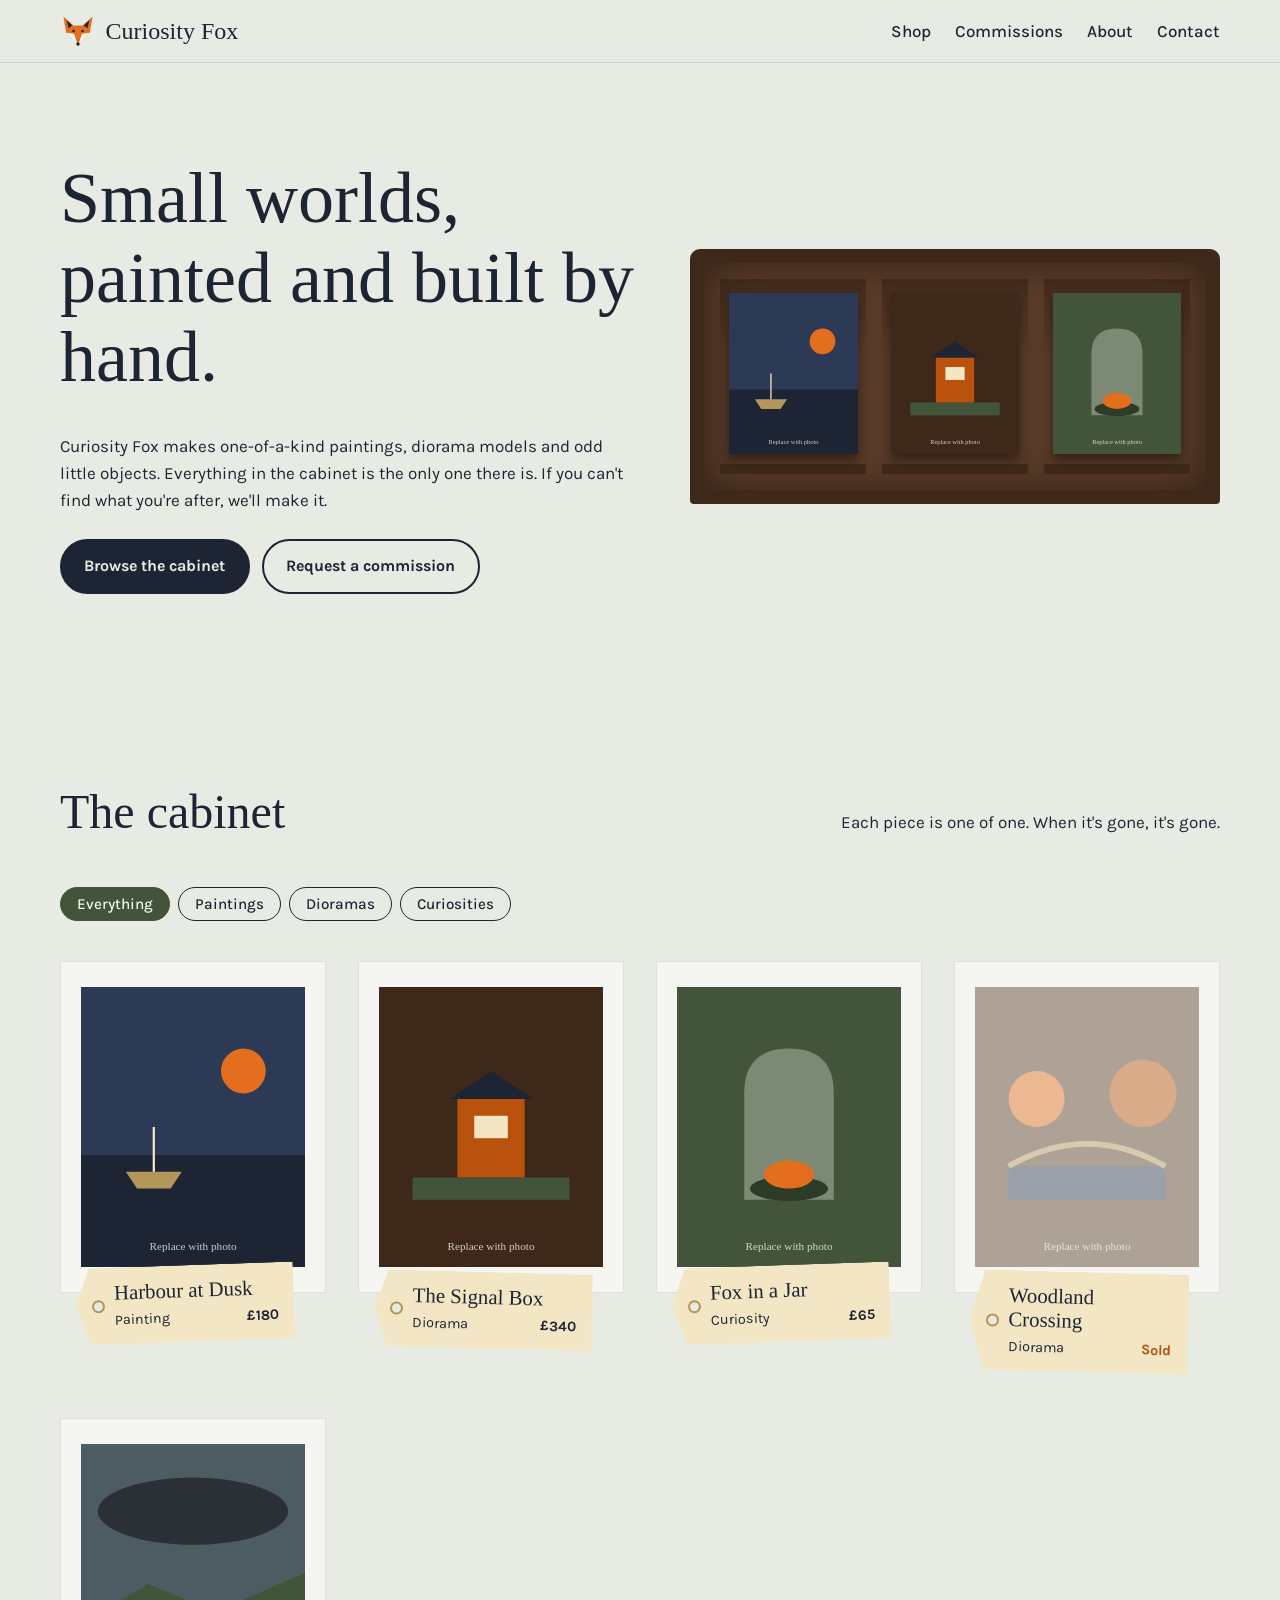
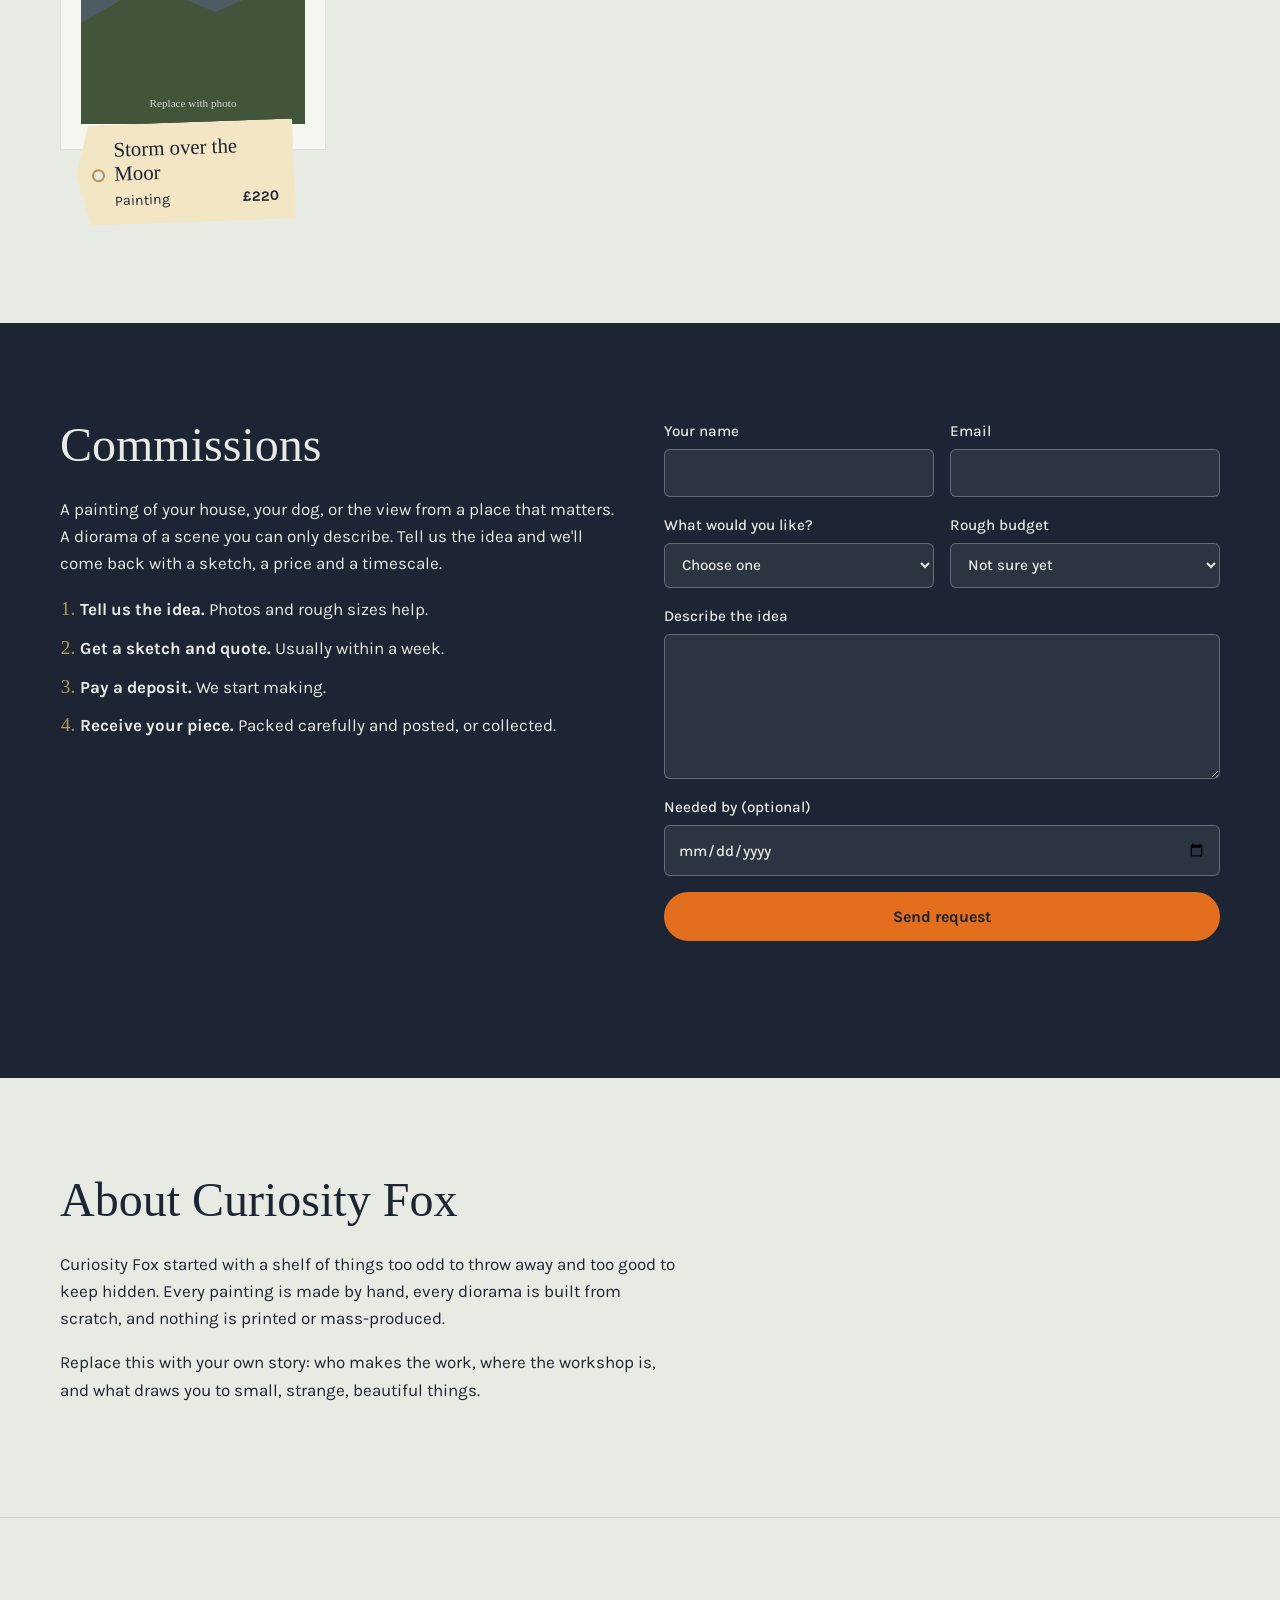
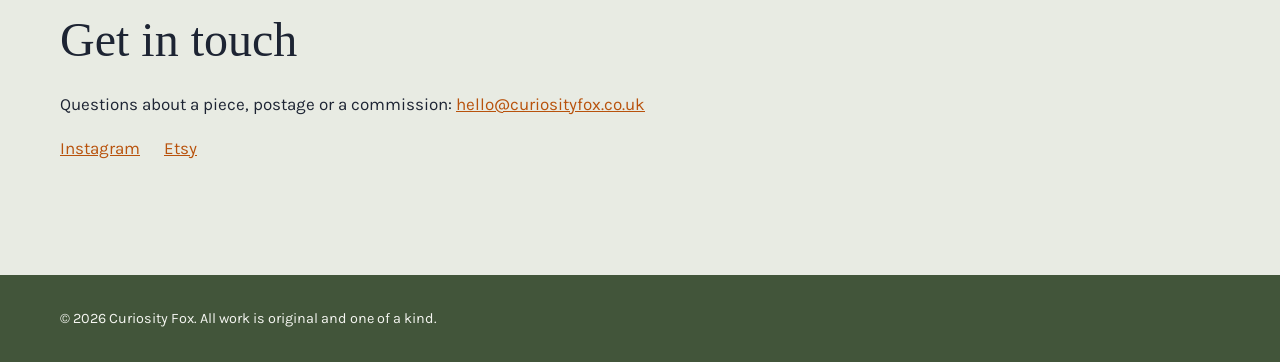
<file: index.html>
<!doctype html>
<html lang="en-GB">
<head>
  <meta charset="utf-8">
  <meta name="viewport" content="width=device-width, initial-scale=1">
  <title>Curiosity Fox — paintings, dioramas and odd little things</title>
  <meta name="description" content="Curiosity Fox makes and sells one-of-a-kind paintings, diorama models and curiosities, and takes custom commissions.">
  <link rel="icon" href="assets/fox.svg" type="image/svg+xml">
  <link rel="preconnect" href="https://fonts.googleapis.com">
  <link rel="preconnect" href="https://fonts.gstatic.com" crossorigin>
  <link href="https://fonts.googleapis.com/css2?family=IM+Fell+DW+Pica:ital@0;1&family=Karla:wght@400;500;700&display=swap" rel="stylesheet">
  <link rel="stylesheet" href="css/styles.css">
</head>
<body>
  <a class="skip" href="#main">Skip to content</a>

  <header class="site-header">
    <a class="brand" href="#top" aria-label="Curiosity Fox home">
      <img src="assets/fox.svg" alt="" width="36" height="36">
      <span>Curiosity Fox</span>
    </a>
    <button class="nav-toggle" aria-expanded="false" aria-controls="nav">Menu</button>
    <nav id="nav" class="nav">
      <a href="#shop">Shop</a>
      <a href="#commissions">Commissions</a>
      <a href="#about">About</a>
      <a href="#contact">Contact</a>
    </nav>
  </header>

  <main id="main">
    <section class="hero" id="top">
      <div class="hero-copy">
        <h1>Small worlds, painted and built by hand.</h1>
        <p>Curiosity Fox makes one-of-a-kind paintings, diorama models and odd little objects. Everything in the cabinet is the only one there is. If you can't find what you're after, we'll make it.</p>
        <div class="hero-actions">
          <a class="btn btn-primary" href="#shop">Browse the cabinet</a>
          <a class="btn btn-ghost" href="#commissions">Request a commission</a>
        </div>
      </div>
      <figure class="hero-cabinet" aria-label="A cabinet of shelves holding featured pieces">
        <div class="shelf" id="hero-shelf"></div>
      </figure>
    </section>

    <section class="shop" id="shop" aria-labelledby="shop-title">
      <div class="section-head">
        <h2 id="shop-title">The cabinet</h2>
        <p>Each piece is one of one. When it's gone, it's gone.</p>
      </div>
      <div class="filters" role="group" aria-label="Filter by type">
        <button class="filter is-active" data-filter="all" aria-pressed="true">Everything</button>
        <button class="filter" data-filter="painting" aria-pressed="false">Paintings</button>
        <button class="filter" data-filter="diorama" aria-pressed="false">Dioramas</button>
        <button class="filter" data-filter="curiosity" aria-pressed="false">Curiosities</button>
      </div>
      <ul class="grid" id="product-grid"></ul>
      <p class="empty" id="empty" hidden>Nothing in this drawer right now. Ask about a commission instead.</p>
    </section>

    <section class="commissions" id="commissions" aria-labelledby="comm-title">
      <div class="comm-intro">
        <h2 id="comm-title">Commissions</h2>
        <p>A painting of your house, your dog, or the view from a place that matters. A diorama of a scene you can only describe. Tell us the idea and we'll come back with a sketch, a price and a timescale.</p>
        <ol class="steps">
          <li><strong>Tell us the idea.</strong> Photos and rough sizes help.</li>
          <li><strong>Get a sketch and quote.</strong> Usually within a week.</li>
          <li><strong>Pay a deposit.</strong> We start making.</li>
          <li><strong>Receive your piece.</strong> Packed carefully and posted, or collected.</li>
        </ol>
      </div>
      <form class="form" id="commission-form" action="https://formspree.io/f/YOUR_FORM_ID" method="POST">
        <input type="hidden" name="_subject" value="New commission request — Curiosity Fox">
        <label>Your name<input name="name" required autocomplete="name"></label>
        <label>Email<input type="email" name="email" required autocomplete="email"></label>
        <label>What would you like?
          <select name="type" required>
            <option value="">Choose one</option>
            <option>Painting</option>
            <option>Diorama model</option>
            <option>Something else</option>
          </select>
        </label>
        <label>Rough budget
          <select name="budget">
            <option>Not sure yet</option>
            <option>Under £100</option>
            <option>£100–£250</option>
            <option>£250–£500</option>
            <option>£500+</option>
          </select>
        </label>
        <label class="full">Describe the idea<textarea name="message" rows="5" required></textarea></label>
        <label class="full">Needed by (optional)<input type="date" name="deadline"></label>
        <button class="btn btn-primary full" type="submit">Send request</button>
        <p class="form-status full" id="form-status" role="status"></p>
      </form>
    </section>

    <section class="about" id="about" aria-labelledby="about-title">
      <h2 id="about-title">About Curiosity Fox</h2>
      <p>Curiosity Fox started with a shelf of things too odd to throw away and too good to keep hidden. Every painting is made by hand, every diorama is built from scratch, and nothing is printed or mass-produced.</p>
      <p>Replace this with your own story: who makes the work, where the workshop is, and what draws you to small, strange, beautiful things.</p>
    </section>

    <section class="contact" id="contact" aria-labelledby="contact-title">
      <h2 id="contact-title">Get in touch</h2>
      <p>Questions about a piece, postage or a commission: <a href="mailto:hello@curiosityfox.co.uk">hello@curiosityfox.co.uk</a></p>
      <p class="socials"><a href="https://instagram.com/" rel="noopener">Instagram</a> <a href="https://etsy.com/" rel="noopener">Etsy</a></p>
    </section>
  </main>

  <footer class="site-footer">
    <p>© <span id="year"></span> Curiosity Fox. All work is original and one of a kind.</p>
  </footer>

  <dialog class="modal" id="product-modal" aria-labelledby="modal-title">
    <button class="modal-close" id="modal-close" aria-label="Close">×</button>
    <div class="modal-body">
      <img id="modal-img" alt="">
      <div>
        <p class="tag-kind" id="modal-kind"></p>
        <h3 id="modal-title"></h3>
        <p class="modal-price" id="modal-price"></p>
        <p id="modal-desc"></p>
        <dl class="specs" id="modal-specs"></dl>
        <a class="btn btn-primary" id="modal-buy" href="#" rel="noopener">Buy now</a>
      </div>
    </div>
  </dialog>

  <script src="js/main.js"></script>
</body>
</html>
</file>
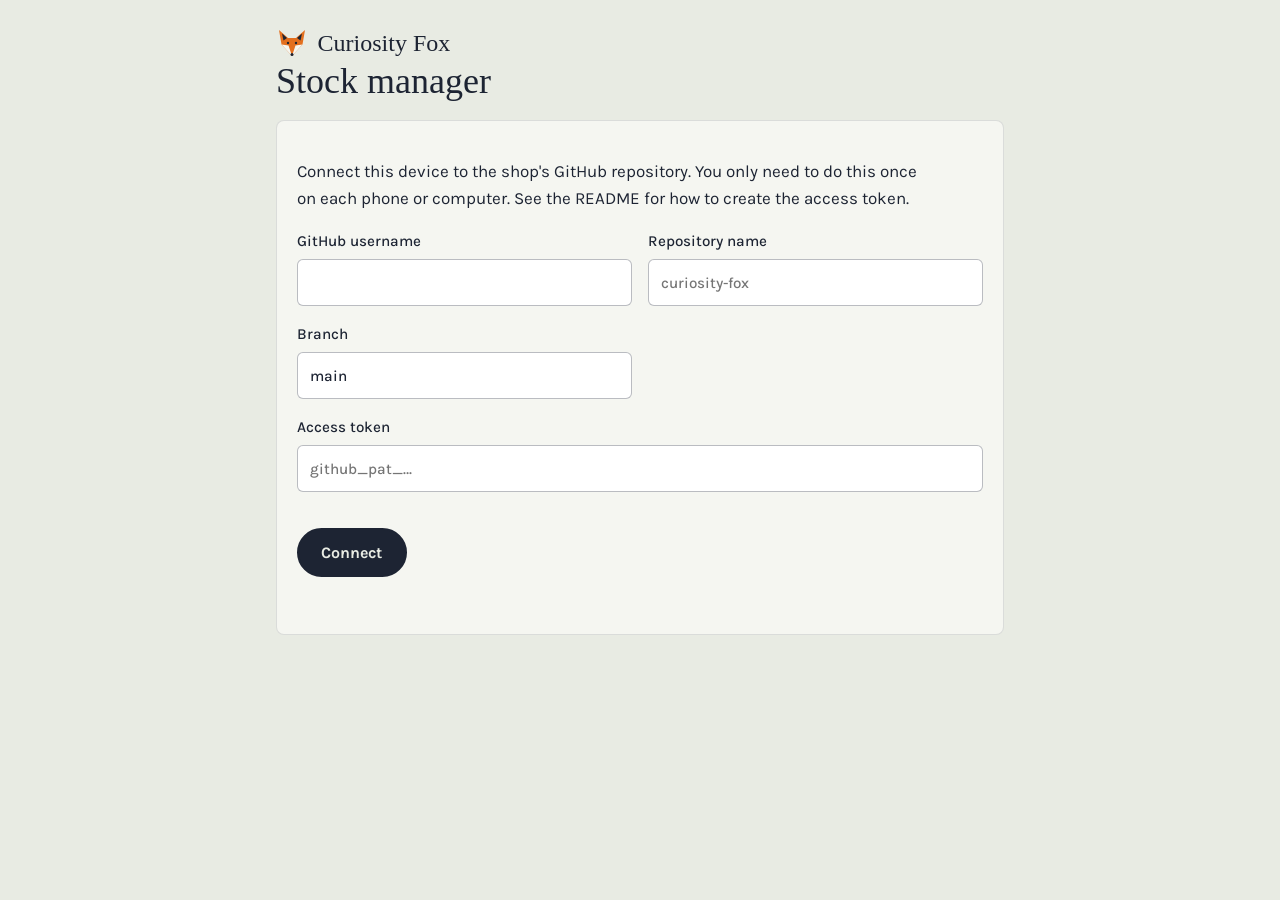
<file: admin.html>
<!doctype html>
<html lang="en-GB">
<head>
  <meta charset="utf-8">
  <meta name="viewport" content="width=device-width, initial-scale=1">
  <meta name="robots" content="noindex, nofollow">
  <title>Stock manager — Curiosity Fox</title>
  <link rel="icon" href="assets/fox.svg" type="image/svg+xml">
  <link rel="preconnect" href="https://fonts.googleapis.com">
  <link rel="preconnect" href="https://fonts.gstatic.com" crossorigin>
  <link href="https://fonts.googleapis.com/css2?family=IM+Fell+DW+Pica&family=Karla:wght@400;500;700&display=swap" rel="stylesheet">
  <link rel="stylesheet" href="css/styles.css">
  <style>
    .admin { max-width: 760px; margin: 0 auto; padding: 1.5rem 1rem 4rem; }
    .admin h1 { font-size: 2.25rem; }
    .admin h2 { font-size: 1.6rem; margin-top: 2.5rem; }
    .panel { background: var(--paper-2); border: 1px solid color-mix(in srgb, var(--ink) 12%, transparent); border-radius: 8px; padding: 1.25rem; }
    .fields { display: grid; grid-template-columns: 1fr 1fr; gap: 1rem; }
    .fields label { display: flex; flex-direction: column; gap: .35rem; font-weight: 500; font-size: .95rem; }
    .fields .full { grid-column: 1 / -1; }
    .fields input:not([type=checkbox]), .fields select, .fields textarea { font: inherit; padding: .65rem .75rem; border: 1px solid color-mix(in srgb, var(--ink) 30%, transparent); border-radius: 6px; background: #fff; color: var(--ink); }
    .fields .check { flex-direction: row; align-items: center; gap: .5rem; }
    .fields .check input { width: 1.2rem; height: 1.2rem; accent-color: var(--moss); }
    .hint { font-size: .85rem; font-weight: 400; color: color-mix(in srgb, var(--ink) 70%, transparent); }
    .photo-drop { display: grid; place-items: center; min-height: 180px; border: 2px dashed color-mix(in srgb, var(--ink) 30%, transparent); border-radius: 8px; background: #fff; cursor: pointer; text-align: center; padding: 1rem; }
    .photo-drop img { max-height: 260px; width: auto; }
    .photo-drop input { position: absolute; width: 1px; height: 1px; opacity: 0; }
    .actions { display: flex; flex-wrap: wrap; gap: .75rem; margin-top: 1.25rem; align-items: center; }
    .status { min-height: 1.5em; margin: .75rem 0 0; font-weight: 500; }
    .status.is-error { color: #a3260b; }
    .status.is-ok { color: var(--moss); }
    .stock { list-style: none; margin: 0; padding: 0; display: grid; gap: .75rem; }
    .stock li { display: grid; grid-template-columns: 64px 1fr; gap: .9rem; align-items: center; background: var(--paper-2); border-radius: 8px; padding: .75rem; }
    .stock img { width: 64px; height: 64px; object-fit: cover; border-radius: 4px; background: var(--paper); }
    .stock-name { font-family: var(--display); font-size: 1.25rem; line-height: 1.2; }
    .stock-meta { font-size: .9rem; }
    .stock-meta .sold { color: var(--fox-dark); font-weight: 700; }
    .stock-btns { grid-column: 1 / -1; display: flex; flex-wrap: wrap; gap: .5rem; }
    .small { padding: .4rem .9rem; font-size: .9rem; border-width: 1px; }
    .danger { border-color: #a3260b; color: #a3260b; background: transparent; }
    .danger:hover { background: #a3260b; color: #fff; }
    .topbar { display: flex; justify-content: space-between; align-items: center; gap: 1rem; flex-wrap: wrap; }
    [hidden] { display: none !important; }
    @media (max-width: 560px) { .fields { grid-template-columns: 1fr; } }
  </style>
</head>
<body>
  <main class="admin">
    <div class="topbar">
      <a class="brand" href="./"><img src="assets/fox.svg" alt="" width="32" height="32"><span>Curiosity Fox</span></a>
      <button class="btn btn-ghost small" id="disconnect" hidden>Disconnect this device</button>
    </div>
    <h1>Stock manager</h1>

    <!-- Step 1: connect to GitHub (once per device) -->
    <section id="connect" class="panel" hidden>
      <p>Connect this device to the shop's GitHub repository. You only need to do this once on each phone or computer. See the README for how to create the access token.</p>
      <form id="connect-form" class="fields">
        <label>GitHub username<input name="owner" required autocapitalize="none" autocomplete="off"></label>
        <label>Repository name<input name="repo" required autocapitalize="none" autocomplete="off" placeholder="curiosity-fox"></label>
        <label>Branch<input name="branch" required value="main" autocapitalize="none"></label>
        <label class="full">Access token<input name="token" type="password" required autocomplete="off" placeholder="github_pat_…"></label>
        <div class="full actions"><button class="btn btn-primary" type="submit">Connect</button></div>
      </form>
      <p class="status" id="connect-status" role="status"></p>
    </section>

    <!-- Step 2: add / edit stock -->
    <div id="manager" hidden>
      <section class="panel">
        <h2 id="form-title" style="margin-top:0">Add a new piece</h2>
        <form id="item-form" class="fields" novalidate>
          <label class="full photo-drop" id="photo-drop">
            <span id="photo-placeholder">Tap to add a photo<br><span class="hint">JPG, PNG or HEIC from your camera. It's resized automatically.</span></span>
            <img id="photo-preview" alt="" hidden>
            <input type="file" id="photo" accept="image/*">
          </label>
          <label class="full">Name<input name="name" required maxlength="80"></label>
          <label>Type
            <select name="kind" required>
              <option value="painting">Painting</option>
              <option value="diorama">Diorama</option>
              <option value="curiosity">Curiosity</option>
            </select>
          </label>
          <label>Price (£)<input name="price" type="number" inputmode="decimal" min="0" step="1" required></label>
          <label class="full">Description<textarea name="description" rows="4" required></textarea></label>
          <label class="full">Details <span class="hint">One per line, e.g. Size: 30 × 40 cm</span><textarea name="specs" rows="3" placeholder="Size: 30 × 40 cm&#10;Medium: Acrylic on board"></textarea></label>
          <label class="full">Payment link <span class="hint">Optional. A Stripe Payment Link or Etsy listing. Leave empty for "Enquire to buy".</span><input name="buyUrl" type="url" inputmode="url" placeholder="https://buy.stripe.com/…"></label>
          <label class="check"><input type="checkbox" name="featured"> Show on the shelf at the top</label>
          <label class="check"><input type="checkbox" name="sold"> Sold</label>
        </form>
        <div class="actions">
          <button class="btn btn-primary" id="save" type="button">Add to shop</button>
          <button class="btn btn-ghost" id="cancel-edit" type="button" hidden>Cancel editing</button>
        </div>
        <p class="status" id="save-status" role="status"></p>
      </section>

      <h2>In the cabinet</h2>
      <p class="hint">Changes appear on the live site about a minute after saving.</p>
      <ul class="stock" id="stock"></ul>
    </div>
  </main>

  <script src="js/admin.js"></script>
</body>
</html>
</file>
<file: css/styles.css>
:root {
  --ink: #1d2433;
  --paper: #e8ebe3;
  --paper-2: #f5f6f1;
  --fox: #e36f1e;
  --fox-dark: #b8520c;
  --moss: #42553a;
  --brass: #b5965a;
  --wood: #5a3b28;
  --wood-dark: #3e2819;
  --tag: #f3e6c4;
  --display: "IM Fell DW Pica", Georgia, serif;
  --body: "Karla", system-ui, sans-serif;
  --max: 1160px;
}

*, *::before, *::after { box-sizing: border-box; }
html { scroll-behavior: smooth; }
@media (prefers-reduced-motion: reduce) { html { scroll-behavior: auto; } * { transition: none !important; animation: none !important; } }

body {
  margin: 0;
  background: var(--paper);
  color: var(--ink);
  font: 400 1.0625rem/1.6 var(--body);
}
img { max-width: 100%; display: block; }
a { color: var(--fox-dark); }
:focus-visible { outline: 3px solid var(--fox); outline-offset: 3px; }

h1, h2, h3 { font-family: var(--display); font-weight: 400; line-height: 1.1; margin: 0 0 .5em; }
h1 { font-size: clamp(2.5rem, 6vw, 4.5rem); }
h2 { font-size: clamp(2rem, 4vw, 3rem); }
h3 { font-size: 1.75rem; }
p { max-width: 62ch; }

.skip { position: absolute; left: -999px; }
.skip:focus { left: 1rem; top: 1rem; background: var(--ink); color: var(--paper); padding: .5rem 1rem; z-index: 99; }

/* Header */
.site-header {
  position: sticky; top: 0; z-index: 10;
  display: flex; align-items: center; justify-content: space-between; gap: 1rem;
  padding: .75rem max(1rem, calc((100% - var(--max)) / 2));
  background: color-mix(in srgb, var(--paper) 92%, transparent);
  backdrop-filter: blur(6px);
  border-bottom: 1px solid color-mix(in srgb, var(--ink) 12%, transparent);
}
.brand { display: flex; align-items: center; gap: .6rem; text-decoration: none; color: var(--ink); font-family: var(--display); font-size: 1.5rem; }
.nav { display: flex; gap: 1.5rem; }
.nav a { color: var(--ink); text-decoration: none; font-weight: 500; }
.nav a:hover { color: var(--fox-dark); }
.nav-toggle { display: none; }

@media (max-width: 720px) {
  .nav-toggle { display: block; background: none; border: 1px solid var(--ink); border-radius: 4px; padding: .35rem .8rem; font: inherit; color: var(--ink); }
  .nav { display: none; position: absolute; top: 100%; left: 0; right: 0; flex-direction: column; gap: 0; background: var(--paper); border-bottom: 1px solid color-mix(in srgb, var(--ink) 12%, transparent); }
  .nav.is-open { display: flex; }
  .nav a { padding: .9rem 1rem; }
}

/* Buttons */
.btn { display: inline-block; padding: .8rem 1.4rem; border-radius: 999px; font-weight: 700; text-decoration: none; border: 2px solid var(--ink); cursor: pointer; font-family: var(--body); font-size: 1rem; }
.btn-primary { background: var(--ink); color: var(--paper); }
.btn-primary:hover { background: var(--fox-dark); border-color: var(--fox-dark); }
.btn-ghost { background: transparent; color: var(--ink); }
.btn-ghost:hover { background: var(--ink); color: var(--paper); }

main > section { padding: clamp(3rem, 8vw, 6rem) max(1rem, calc((100% - var(--max)) / 2)); }

/* Hero: the cabinet */
.hero { display: grid; grid-template-columns: 1.1fr 1fr; gap: 3rem; align-items: center; }
.hero-actions { display: flex; flex-wrap: wrap; gap: .75rem; margin-top: 1.5rem; }
.hero-cabinet {
  margin: 0;
  background: var(--wood);
  border: 14px solid var(--wood-dark);
  border-radius: 10px 10px 4px 4px;
  padding: 1rem;
  box-shadow: inset 0 0 40px rgba(0, 0, 0, .45);
}
.shelf { display: grid; grid-template-columns: repeat(3, 1fr); gap: 1rem 1rem; }
.shelf-item {
  display: flex; align-items: flex-end; justify-content: center;
  aspect-ratio: 3 / 4;
  padding-bottom: 10px;
  border-bottom: 10px solid var(--wood-dark);
  background: linear-gradient(to bottom, rgba(0,0,0,.25), transparent 40%);
}
.shelf-item img { max-height: 92%; width: auto; filter: drop-shadow(0 6px 6px rgba(0,0,0,.45)); }
@media (max-width: 860px) { .hero { grid-template-columns: 1fr; } }

/* Shop */
.section-head { display: flex; flex-wrap: wrap; justify-content: space-between; align-items: baseline; gap: 0 2rem; }
.filters { display: flex; flex-wrap: wrap; gap: .5rem; margin: 1.5rem 0 2.5rem; }
.filter { background: transparent; border: 1px solid var(--ink); border-radius: 999px; padding: .45rem 1rem; font: 500 .95rem var(--body); color: var(--ink); cursor: pointer; }
.filter.is-active { background: var(--moss); border-color: var(--moss); color: var(--paper-2); }

.grid { list-style: none; margin: 0; padding: 0; display: grid; grid-template-columns: repeat(auto-fill, minmax(240px, 1fr)); gap: 3rem 2rem; }
.item button { all: unset; display: block; width: 100%; cursor: pointer; }
.item button:focus-visible { outline: 3px solid var(--fox); outline-offset: 6px; }
.item-frame { background: var(--paper-2); aspect-ratio: 4 / 5; display: grid; place-items: center; padding: 1.25rem; border: 1px solid color-mix(in srgb, var(--ink) 10%, transparent); }
.item-frame img { max-height: 100%; object-fit: contain; }
.item.is-sold .item-frame img { opacity: .45; }

/* The luggage tag: the one memorable thing */
.tag {
  position: relative;
  width: 82%;
  margin: -1.5rem 0 0 1rem;
  padding: .8rem 1rem .8rem 2.4rem;
  background: var(--tag);
  color: var(--ink);
  clip-path: polygon(14px 0, 100% 0, 100% 100%, 14px 100%, 0 50%);
  transform: rotate(-2deg);
  transform-origin: left center;
  transition: transform .25s ease;
}
.item:nth-child(even) .tag { transform: rotate(1.5deg); }
.item button:hover .tag { transform: rotate(0deg); }
.tag::before { content: ""; position: absolute; left: 18px; top: 50%; width: 9px; height: 9px; margin-top: -4.5px; border-radius: 50%; background: var(--paper); box-shadow: 0 0 0 2px var(--brass); }
.tag-name { font-family: var(--display); font-size: 1.3rem; line-height: 1.15; display: block; }
.tag-meta { display: flex; justify-content: space-between; gap: 1rem; font-size: .9rem; margin-top: .25rem; }
.tag-price { font-weight: 700; }
.tag-sold { color: var(--fox-dark); font-weight: 700; }
.tag-kind { font-size: .9rem; color: var(--moss); margin: 0 0 .25rem; }
.empty { font-style: italic; }

/* Commissions */
.commissions { background: var(--ink); color: var(--paper); display: grid; grid-template-columns: 1fr 1fr; gap: 3rem; }
.commissions a { color: var(--tag); }
.steps { padding-left: 1.25rem; }
.steps li { margin-bottom: .6rem; }
.steps li::marker { font-family: var(--display); color: var(--brass); font-size: 1.2rem; }
.form { display: grid; grid-template-columns: 1fr 1fr; gap: 1rem; align-content: start; }
.form label { display: flex; flex-direction: column; gap: .35rem; font-weight: 500; font-size: .95rem; }
.form .full { grid-column: 1 / -1; }
.form input, .form select, .form textarea { font: inherit; padding: .7rem .8rem; border-radius: 6px; border: 1px solid color-mix(in srgb, var(--paper) 30%, transparent); background: color-mix(in srgb, var(--paper) 8%, var(--ink)); color: var(--paper); }
.form .btn-primary { background: var(--fox); border-color: var(--fox); color: var(--ink); }
.form .btn-primary:hover { background: var(--tag); border-color: var(--tag); }
.form-status { min-height: 1.5em; margin: 0; }
@media (max-width: 860px) { .commissions, .form { grid-template-columns: 1fr; } }

.about { max-width: none; }
.contact { border-top: 1px solid color-mix(in srgb, var(--ink) 12%, transparent); }
.socials { display: flex; gap: 1.5rem; }

.site-footer { padding: 2rem max(1rem, calc((100% - var(--max)) / 2)); background: var(--moss); color: var(--paper-2); font-size: .9rem; }
.site-footer p { margin: 0; }

/* Product modal */
.modal { border: none; padding: 0; width: min(900px, calc(100% - 2rem)); max-height: calc(100% - 2rem); background: var(--paper-2); color: var(--ink); border-radius: 8px; }
.modal::backdrop { background: rgba(29, 36, 51, .7); }
.modal[open] { animation: rise .25s ease-out; }
@keyframes rise { from { opacity: 0; transform: translateY(12px); } }
.modal-body { display: grid; grid-template-columns: 1fr 1fr; gap: 2rem; padding: 2rem; }
.modal-body img { width: 100%; background: var(--paper); padding: 1rem; }
.modal-close { position: absolute; top: .5rem; right: .75rem; background: none; border: none; font-size: 2rem; line-height: 1; cursor: pointer; color: var(--ink); }
.modal-price { font-weight: 700; font-size: 1.25rem; }
.specs { display: grid; grid-template-columns: auto 1fr; gap: .25rem 1rem; margin: 1rem 0 1.5rem; font-size: .95rem; }
.specs dt { color: var(--moss); }
.specs dd { margin: 0; }
@media (max-width: 720px) { .modal-body { grid-template-columns: 1fr; padding: 1.25rem; } }
</file>
